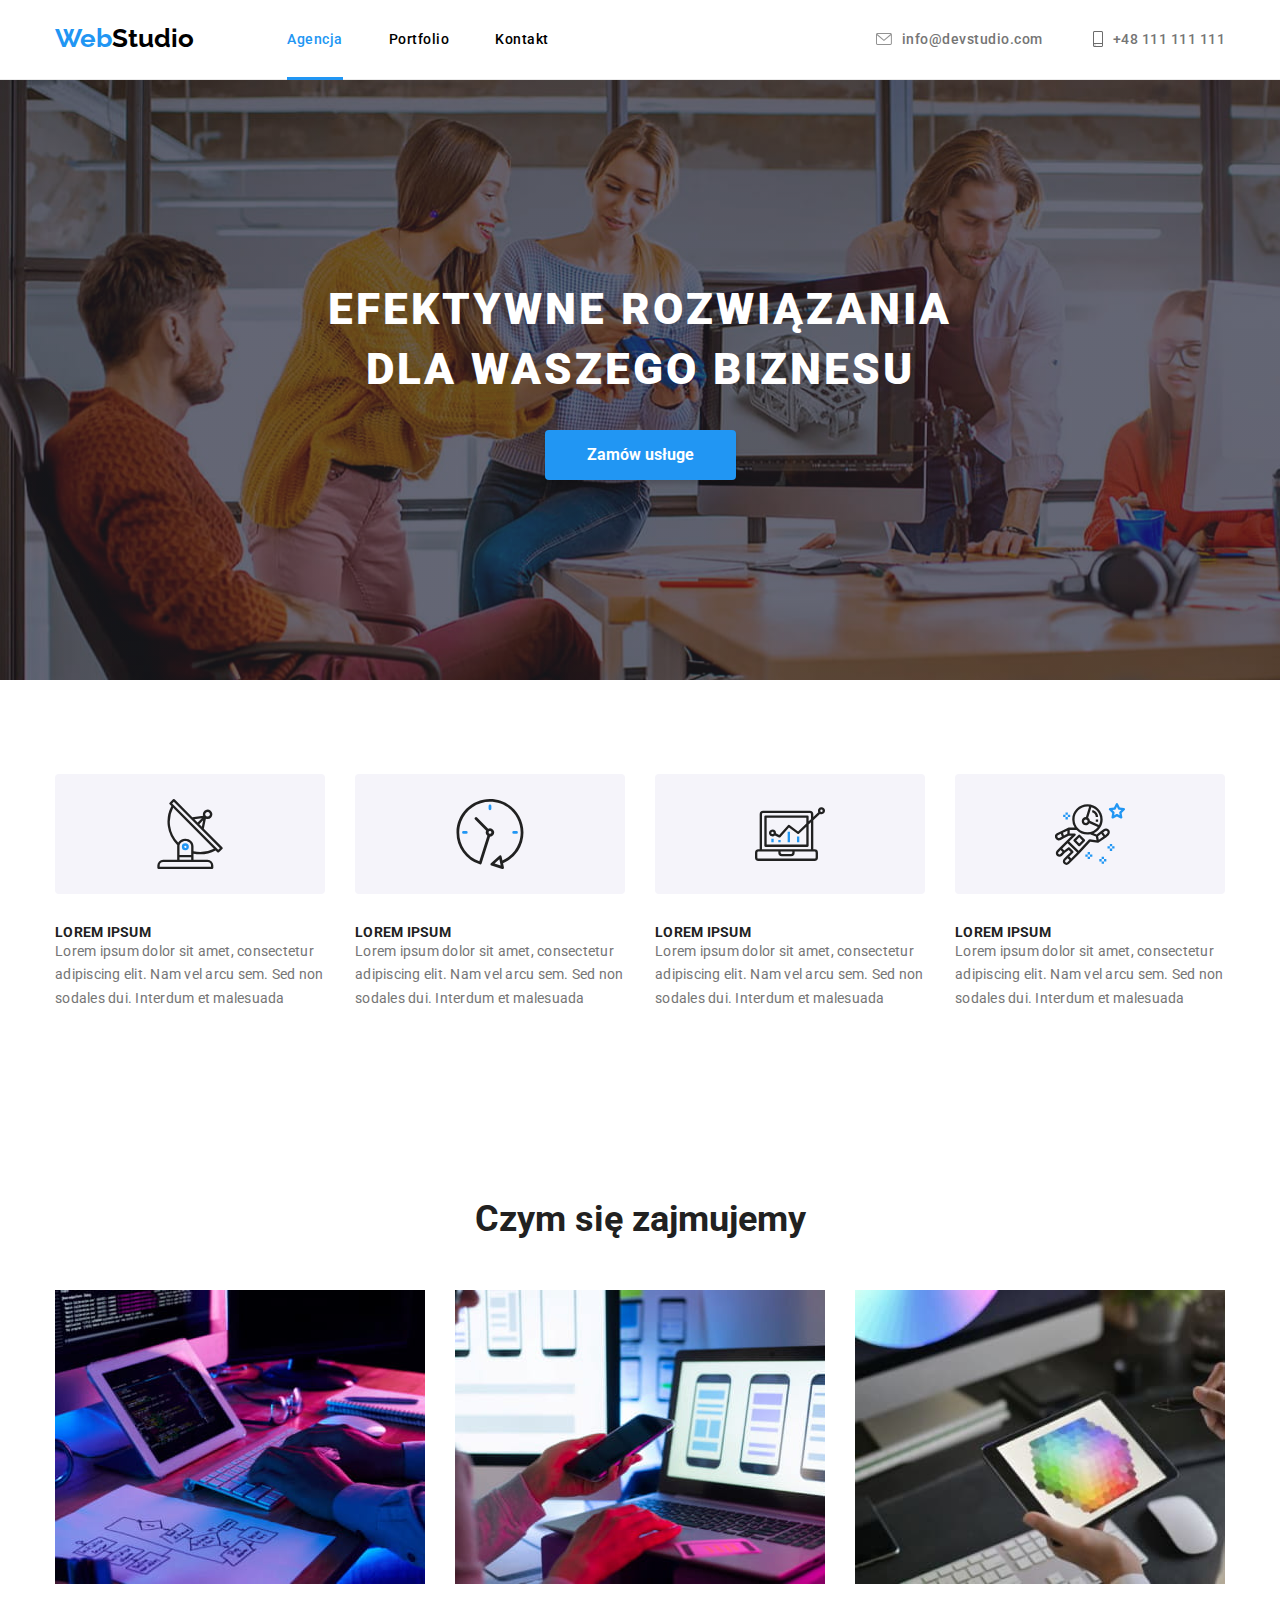
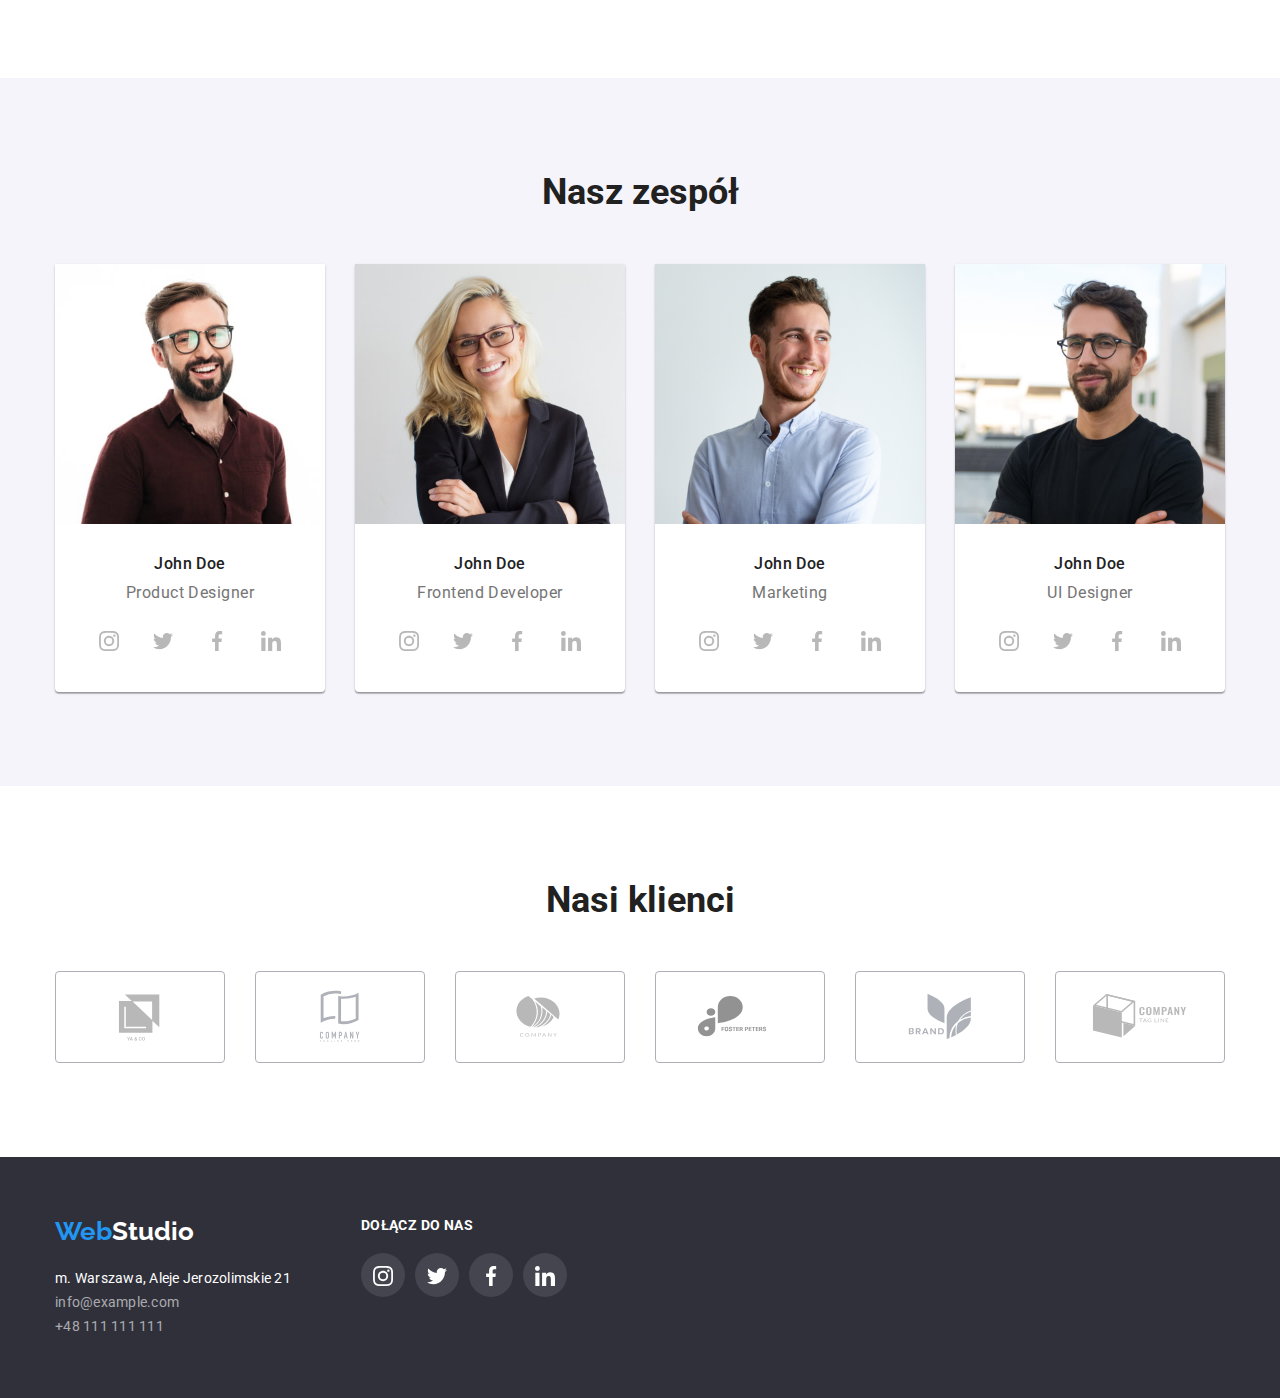
<file: index.html>
<!DOCTYPE html>
<html lang="pl">
<head>
  <meta charset="UTF-8" />
  <meta http-equiv="X-UA-Compatible" content="IE=edge" />
  <meta name="viewport" content="width=device-width, initial-scale=1.0" />
  <title>WebStudio</title>
  <link rel="stylesheet"
    href="https://cdnjs.cloudflare.com/ajax/libs/modern-normalize/1.0.0/modern-normalize.min.css" />
  <link rel="stylesheet" href="css/styles.css" />
  <link rel="preconnect" href="https://fonts.googleapis.com" />
  <link rel="preconnect" href="https://fonts.gstatic.com" crossorigin />
  <link href="https://fonts.googleapis.com/css2?family=Raleway:wght@700&family=Roboto:wght@400;500;700;900&display=swap"
    rel="stylesheet" />
</head>
<body>
  <header class="site-bar-wrapper">
    <div class="container site-bar">
      <a class="logo-first" href="index.html">Web<span class="logo-second">Studio</span></a>
      <nav>
        <ul class="main-navigation">
          <li class="under-line"><a class="link-emphasise" href="index.html">Agencja</a></li>
          <li><a href="portfolio.html">Portfolio</a></li>
          <li><a href="#">Kontakt</a></li>
        </ul>
      </nav>
      <ul class="main-navigation main-navigation-contact">
        <li>
          <a href="mailto:info@devstudio.com">
            <svg width="16" height="12" class="icon-contact">
              <use href="./images/icons.svg#icon-envelope"></use>
            </svg>
            info@devstudio.com</a>
        </li>
        <li>
          <a href="tel:+48111111111">
            <svg width="10" height="16" class="icon-contact">
              <use href="./images/icons.svg#icon-smartphone"></use>
            </svg>
            +48 111 111 111</a>
        </li>
      </ul>
    </div>
  </header>
  <main>
    <section class="container-main-work section">
      <div class="container">
        <h1 class="container-about-us">
          EFEKTYWNE ROZWIĄZANIA<br />DLA WASZEGO BIZNESU
        </h1>
        <button class="button-index pointer order-services" type="button" data-modal-open>
          Zamów usługe
        </button>
      </div>
    </section>
    <section class="container-main-second container section">
      <ul class="main-second-list">
        <li>
          <div>
            <svg width="70" height="70">
              <use href="./images/icons.svg#icon-antenna1"></use>
            </svg>
          </div>
          <h3>LOREM IPSUM</h3>
          <p>
            Lorem ipsum dolor sit amet, consectetur adipiscing elit. Nam vel
            arcu sem. Sed non sodales dui. Interdum et malesuada
          </p>
        </li>
        <li>
          <div>
            <svg width="70" height="70">
              <use href="./images/icons.svg#icon-clock1"></use>
            </svg>
          </div>
          <h3>LOREM IPSUM</h3>
          <p>
            Lorem ipsum dolor sit amet, consectetur adipiscing elit. Nam vel
            arcu sem. Sed non sodales dui. Interdum et malesuada
          </p>
        </li>
        <li>
          <div>
            <svg width="70" height="70">
              <use href="./images/icons.svg#icon-diagram1"></use>
            </svg>
          </div>
          <h3>LOREM IPSUM</h3>
          <p>
            Lorem ipsum dolor sit amet, consectetur adipiscing elit. Nam vel
            arcu sem. Sed non sodales dui. Interdum et malesuada
          </p>
        </li>
        <li>
          <div>
            <svg width="70" height="70">
              <use href="./images/icons.svg#icon-astronaut1"></use>
            </svg>
          </div>
          <h3>LOREM IPSUM</h3>
          <p>
            Lorem ipsum dolor sit amet, consectetur adipiscing elit. Nam vel
            arcu sem. Sed non sodales dui. Interdum et malesuada
          </p>
        </li>
      </ul>
    </section>
    <section class="container-main-third container section">
      <h2 class="container-caption">Czym się zajmujemy</h2>
      <ul>
        <li>
          <img src="images/fingerboard.jpg" alt="Coding" width="370" height="294" />
        </li>
        <li>
          <img src="images/laptop.jpg" alt="laptop" width="370" height="294" />
        </li>
        <li>
          <img src="images/tablet.jpg" alt="Colours palette on tablet" width="370" height="294" />
        </li>
      </ul>
    </section>
    <section class="container-team section">
      <div class="container">
        <h2 class="container-caption">Nasz zespół</h2>
        <ul>
          <li>
            <figure class="container-mate-worker">
              <img src="images/worker-designer.jpg" alt="worker-designer" width="270" height="260" />
              <figcaption>
                <h4 class="container-team-title">John Doe</h4>
                <p class="container-team-describe">Product Designer</p>
                <ul class="container-team-icons">
                  <li>
                    <a href="#">
                    <svg class="team-social-icons" width="20" height="20">
                      <use href="./images/icons.svg#icon-instagram"></use>
                    </svg>
                  </a>
                  </li>
                  <li>
                    <a href="#">
                    <svg class="team-social-icons" width="20" height="20">
                      <use href="./images/icons.svg#icon-twitter"></use>
                    </svg>
                  </a>
                  </li>
                  <li>
                    <a href="#">
                    <svg class="team-social-icons" width="20" height="20">
                      <use href="./images/icons.svg#icon-facebook"></use>
                    </svg>
                  </a>
                  </li>
                  <li>
                    <a href="#">
                    <svg class="team-social-icons" width="20" height="20">
                      <use href="./images/icons.svg#icon-linkedin"></use>
                    </svg>
                  </a>
                  </li>
                </ul>
              </figcaption>
            </figure>
          </li>
          <li>
            <figure class="container-mate-worker">
              <img src="images/worker-developer.jpg" alt="worker-developer" width="270" height="260" />
              <figcaption>
                <h4 class="container-team-title">John Doe</h4>
                <p class="container-team-describe">Frontend Developer</p>
                <ul class="container-team-icons">
                  <li>
                    <a href="#">
                 <svg class="team-social-icons" width="20" height="20">
                      <use href="./images/icons.svg#icon-instagram"></use>
                    </svg>
                  </a>
                  </li>
                  <li>
                    <a href="#">
                  <svg class="team-social-icons" width="20" height="20">
                      <use href="./images/icons.svg#icon-twitter"></use>
                    </svg>
                  </a>
                  </li>
                  <li>
                    <a href="#">
                    <svg class="team-social-icons" width="20" height="20">
                      <use href="./images/icons.svg#icon-facebook"></use>
                    </svg>
                  </a>
                  </li>
                  <li>
                    <a href="#">
                   <svg class="team-social-icons" width="20" height="20">
                      <use href="./images/icons.svg#icon-linkedin"></use>
                    </svg>
                  </a>
                  </li>
                </ul>
              </figcaption>
            </figure>
          </li>
          <li>
            <figure class="container-mate-worker">
              <img src="images/worker-marketing.jpg" alt="worker marketing" width="270" height="260" />
              <figcaption>
                <h4 class="container-team-title">John Doe</h4>
                <p class="container-team-describe">Marketing</p>
                <ul class="container-team-icons">
                  <li>
                    <a href="#">
                    <svg class="team-social-icons" width="20" height="20">
                      <use href="./images/icons.svg#icon-instagram"></use>
                    </svg>
                  </a>
                  </li>
                  <li>
                    <a href="#">
                    <svg class="team-social-icons" width="20" height="20">
                      <use href="./images/icons.svg#icon-twitter"></use>
                    </svg>
                  </a>
                  </li>
                  <li>
                    <a href="#">
                    <svg class="team-social-icons" width="20" height="20">
                      <use href="./images/icons.svg#icon-facebook"></use>
                    </svg>
                  </a>
                  </li>
                  <li>
                    <a href="#">
                    <svg class="team-social-icons" width="20" height="20">
                      <use href="./images/icons.svg#icon-linkedin"></use>
                    </svg>
                  </a>
                  </li>
                </ul>
              </figcaption>
            </figure>
          </li>
          <li>
            <figure class="container-mate-worker">
              <img src="images/seccound-designer.jpg" alt="seccound-designer" width="270" height="260" />
              <figcaption>
                <h4 class="container-team-title">John Doe</h4>
                <p class="container-team-describe">UI Designer</p>
                <ul class="container-team-icons">
                  <li>
                    <a href="#">
                    <svg class="team-social-icons" width="20" height="20">
                      <use href="./images/icons.svg#icon-instagram"></use>
                    </svg>
                  </a>
                  </li>
                  <li>
                    <a href="#">
                    <svg class="team-social-icons" width="20" height="20">
                      <use href="./images/icons.svg#icon-twitter"></use>
                    </svg>
                  </a>
                  <li>
                    <a href="#">
                    <svg class="team-social-icons" width="20" height="20">
                      <use href="./images/icons.svg#icon-facebook"></use>
                    </svg>
                  </a>
                  </li>
                  <li>
                    <a href="#">
                    <svg class="team-social-icons" width="20" height="20">
                      <use href="./images/icons.svg#icon-linkedin"></use>
                    </svg>
                  </a>
                  </li>
                </ul>
              </figcaption>
            </figure>
          </li>
        </ul>
      </div>
    </section>
    <section class="section container container-clients">
      <h2 class="container-caption">Nasi klienci</h2>
      <ul class="container-clients-list">
        <li>
          <a href="#">
          <svg width="106" height="60.04" class="our_client_svg">
            <use href="images/icons.svg#icon-yaco"></use>
          </svg>
        </a>
        </li>
        <li>
          <a href="#">
          <svg width="106" height="60.04" class="our_client_svg">
            <use href="images/icons.svg#icon-company"></use>
          </svg>
        </a>
        </li>
        <li>
          <a href="#">
          <svg width="106" height="60.04" class="our_client_svg">
            <use href="images/icons.svg#icon-mateone"></use>
          </svg>
        </a>
        </li>
        <li>
          <a href="#">
          <svg width="106" height="60.04" class="our_client_svg">
            <use href="images/icons.svg#icon-matetwo"></use>
          </svg>
        </a>
        </li>
        <li>
          <a href="#">
          <svg width="106" height="60.04" class="our_client_svg">
            <use href="images/icons.svg#icon-brand"></use>
          </svg>
          </a>
        </li>
        <li>
          <a href="#">
          <svg width="106" height="60.04" class="our_client_svg">
            <use href="images/icons.svg#icon-matefour"></use>
          </svg>
          </a>
        </li>
      </ul>
    </section>
  </main>
  <footer class="footer-wrapper">
    <div class="container footer-columns">
      <div class="footer-columns-adress">
        <a class="logo-first" href="index.html">Web<span class="logo-second-footer">Studio</span></a>
        <address class="address-info">
          m. Warszawa, Aleje Jerozolimskie 21 <br />
          <a href="mailto:info@example.com" class="address-link">info@example.com</a>
          <br />
          <a href="tel:+48111111111" class="address-link">+48 111 111 111</a>
        </address>
      </div>
      <div class="footer-socials">
        <h4>DOŁĄCZ DO NAS</h4>
        <ul class="footer-socials-icons">
          <li>
           <a href="#"> <svg width="20" height="20" class="footer-svg">
              <use href="images/icons.svg#icon-instagram"></use>
            </svg></a>
          </li>
          <li>
            <a href="#"><svg width="20" height="20" class="footer-svg">
              <use href="images/icons.svg#icon-twitter"></use>
            </svg></a>
          </li>
          <li>
            <a href="#"><svg width="20" height="20" class="footer-svg" >
              <use href="images/icons.svg#icon-facebook"></use>
            </svg></a>
          </li>
          <li>
            <a a href="#"> <svg width="20" height="20" class="footer-svg">
              <use href="images/icons.svg#icon-linkedin"></use>
            </svg></a>
          </li>
        </ul>
      </div>
    </div>
  </footer>
  <div class="backdrop is-hidden" data-modal>
    <div class="modal">
      <button
        class="cross-plus-circle pointer"
        type="button"
        data-modal-close
      >
        <svg class="button-cross">
          <use href="images/icons.svg#icon-close"></use>
        </svg>
      </button>
    </div>
  </div>
  <script src="./js/modal.js"></script>

</body>
</html>
</file>
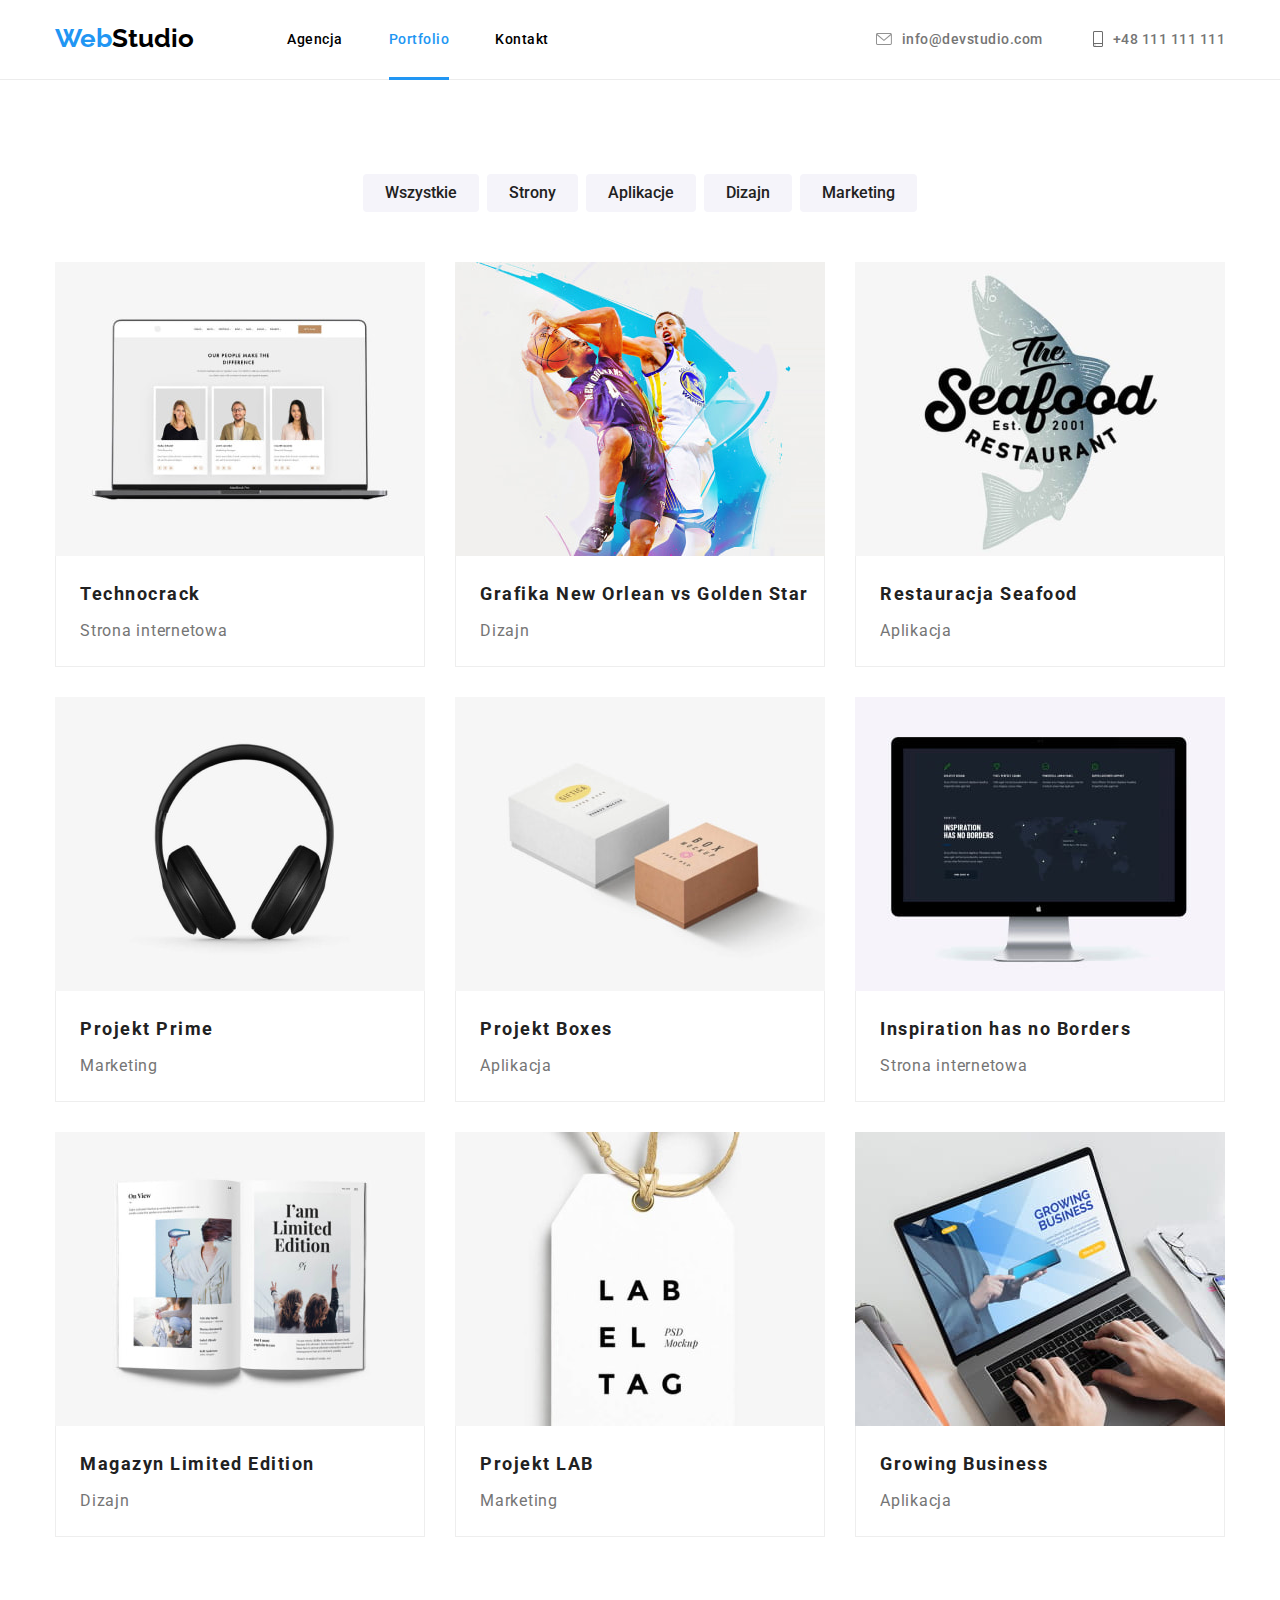
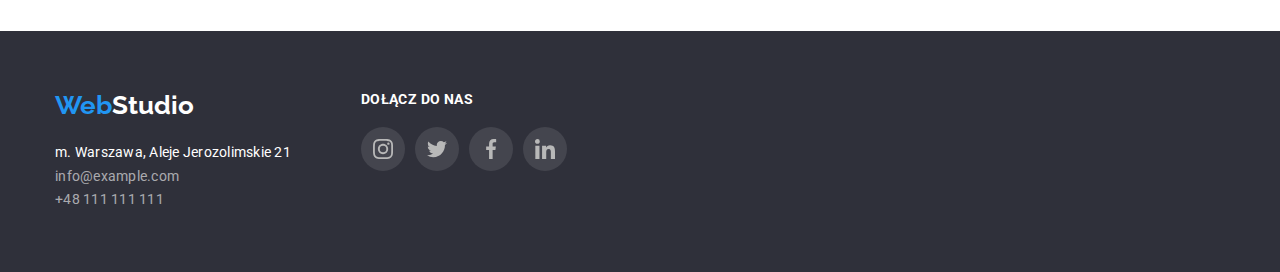
<file: portfolio.html>
<!DOCTYPE html>
<html lang="pl">

<head>
  <meta charset="UTF-8" />
  <meta http-equiv="X-UA-Compatible" content="IE=edge" />
  <meta name="viewport" content="width=device-width, initial-scale=1.0" />
  <title>Portfolio</title>

  <link rel="stylesheet"
    href="https://cdnjs.cloudflare.com/ajax/libs/modern-normalize/1.0.0/modern-normalize.min.css" />
  <link rel="stylesheet" href="css/styles.css" />
  <link rel="preconnect" href="https://fonts.googleapis.com" />
  <link rel="preconnect" href="https://fonts.gstatic.com" crossorigin />
  <link href="https://fonts.googleapis.com/css2?family=Raleway:wght@700&family=Roboto:wght@400;500;700;900&display=swap"
    rel="stylesheet" />
</head>

<body>
  <header class="site-bar-wrapper">
    <div class="container site-bar">
      <a class="logo-first" href="index.html">Web<span class="logo-second">Studio</span></a>
      <nav>
        <ul class="main-navigation">
          <li><a href="index.html">Agencja</a></li>
          <li class="under-line"><a class="link-emphasise" href="portfolio.html">Portfolio</a></li>
          <li><a href="#">Kontakt</a></li>
        </ul>
      </nav>
      <ul class="main-navigation main-navigation-contact">
        <li>
          <a href="mailto:info@devstudio.com">
            <svg width="16" height="12" class="icon-contact">
              <use href="./images/icons.svg#icon-envelope"></use>
            </svg>
            info@devstudio.com</a>
        </li>
        <li>
          <a href="tel:+48111111111">
            <svg width="10" height="16" class="icon-contact">
              <use href="./images/icons.svg#icon-smartphone"></use>
            </svg>
            +48 111 111 111</a>
        </li>
      </ul>
    </div>
  </header>
  <main>
    <div class="filtr-knob-portfolio container section">
      <div class="filtr-buttons">
        <button type="button">Wszystkie</button>
        <button type="button">Strony</button>
        <button type="button">Aplikacje</button>
        <button type="button">Dizajn</button>
        <button type="button">Marketing</button>
      </div>
      <ul class="projects-page">
        <li>
          <figure class="project-img">
            <div class="project-photos"><img src="images/technocrack.jpg" alt="Web page on the laptop screen"
                width="370" height="294" />
              <div class="box-info">
                <p class="information-box">Technocrack jest popularną platformą wykorzystywaną do rozpowszechniania
                  koronawirusa. Firmy wykorzystują tę platformę do celów szpiegowskich i ataków na niezabezpieczone
                  serwery konkurencji</p>
              </div>
            </div>

            <figcaption>
              <h4 class="title-design">Technocrack</h4>
              <p class="title-logo">Strona internetowa</p>
            </figcaption>
          </figure>
        </li>
        <li>
          <figure class="project-img">
            <div class="project-photos"><img src="images/new-orlean.jpg" alt="Men playing baseball" width="370"
                height="294" />
              <div class="box-info">
                <p class="information-box">Technocrack jest popularną platformą wykorzystywaną do rozpowszechniania
                  koronawirusa. Firmy wykorzystują tę platformę do celów szpiegowskich i ataków na niezabezpieczone
                  serwery konkurencji</p>
              </div>
            </div>
            <figcaption>
              <h4 class="title-design">Grafika New Orlean vs Golden Star</h4>
              <p class="title-logo">Dizajn</p>
            </figcaption>
          </figure>
        </li>
        <li>
          <figure>
            <div class="project-photos"><img src="images/seafood.jpg" alt="The Seafood Restaurant's logo" width="370"
                height="294" />
              <div class="box-info">
                <p class="information-box">Technocrack jest popularną platformą wykorzystywaną do rozpowszechniania
                  koronawirusa. Firmy wykorzystują tę platformę do celów szpiegowskich i ataków na niezabezpieczone
                  serwery konkurencji</p>
              </div>
            </div>
            <figcaption>
              <h4 class="title-design">Restauracja Seafood</h4>
              <p class="title-logo">Aplikacja</p>
            </figcaption>
          </figure>
        </li>
        <li>
          <figure>
            <div class="project-photos"><img src="images/project-prime.jpg" alt="The headphones" width="370"
                height="294" />
              <div class="box-info">
                <p class="information-box">Technocrack jest popularną platformą wykorzystywaną do rozpowszechniania
                  koronawirusa. Firmy wykorzystują tę platformę do celów szpiegowskich i ataków na niezabezpieczone
                  serwery konkurencji</p>
              </div>
            </div>
            <figcaption>
              <h4 class="title-design">Projekt Prime</h4>
              <p class="title-logo">Marketing</p>
            </figcaption>
          </figure>
        </li>
        <li>
          <figure>
            <div class="project-photos"><img src="images/project-boxes.jpg" alt="The boxes" width="370" height="294" />
              <div class="box-info">
                <p class="information-box">Technocrack jest popularną platformą wykorzystywaną do rozpowszechniania
                  koronawirusa. Firmy wykorzystują tę platformę do celów szpiegowskich i ataków na niezabezpieczone
                  serwery konkurencji</p>
              </div>
            </div>
            <figcaption>
              <h4 class="title-design">Projekt Boxes</h4>
              <p class="title-logo">Aplikacja</p>
            </figcaption>
          </figure>
        </li>
        <li>
          <figure>
            <div class="project-photos"><img src="images/inspiration.jpg" alt="Computer" width="370" height="294" />
              <div class="box-info">
                <p class="information-box">Technocrack jest popularną platformą wykorzystywaną do rozpowszechniania
                  koronawirusa. Firmy wykorzystują tę platformę do celów szpiegowskich i ataków na niezabezpieczone
                  serwery konkurencji</p>
              </div>
            </div>
            <figcaption>
              <h4 class="title-design">Inspiration has no Borders</h4>
              <p class="title-logo">Strona internetowa</p>
            </figcaption>
          </figure>
        </li>
        <li>
          <figure>
            <div class="project-photos"><img src="images/limited-edition.jpg" alt="newpaper" width="370" height="294" />
              <div class="box-info">
                <p class="information-box">Technocrack jest popularną platformą wykorzystywaną do rozpowszechniania
                  koronawirusa. Firmy wykorzystują tę platformę do celów szpiegowskich i ataków na niezabezpieczone
                  serwery konkurencji</p>
              </div>
            </div>
            <figcaption>
              <h4 class="title-design">Magazyn Limited Edition</h4>
              <p class="title-logo">Dizajn</p>
            </figcaption>
          </figure>
        </li>
        <li>
          <figure>
            <div class="project-photos"><img src="images/project-lab.jpg" alt="The lab" width="370" height="294" />
              <div class="box-info">
                <p class="information-box">Technocrack jest popularną platformą wykorzystywaną do rozpowszechniania
                  koronawirusa. Firmy wykorzystują tę platformę do celów szpiegowskich i ataków na niezabezpieczone
                  serwery konkurencji</p>
              </div>
            </div>
            <figcaption>
              <h4 class="title-design">Projekt LAB</h4>
              <p class="title-logo">Marketing</p>
            </figcaption>
          </figure>
        </li>
        <li>
          <figure>
            <div class="project-photos"><img src="images/growing-business.jpg" alt="Worker buisnes" width="370"
                height="294" dal />
              <div class="box-info">
                <p class="information-box">Technocrack jest popularną platformą wykorzystywaną do rozpowszechniania
                  koronawirusa. Firmy wykorzystują tę platformę do celów szpiegowskich i ataków na niezabezpieczone
                  serwery konkurencji</p>
              </div>
            </div>
            <figcaption>
              <h4 class="title-design">Growing Business</h4>
              <p class="title-logo">Aplikacja</p>
            </figcaption>
          </figure>
        </li>
      </ul>
    </div>
  </main>
  <footer class="footer-wrapper">
    <div class="container footer-columns">
      <div class="footer-columns-adress">
        <a class="logo-first" href="index.html">Web<span class="logo-second-footer">Studio</span></a>
        <address class="address-info">
          m. Warszawa, Aleje Jerozolimskie 21 <br />
          <a href="mailto:info@example.com" class="address-link">info@example.com</a>
          <br />
          <a href="tel:+48111111111" class="address-link">+48 111 111 111</a>
        </address>
      </div>
      <div class="footer-socials">
        <h4>DOŁĄCZ DO NAS</h4>
        <ul class="footer-socials-icons">
          <li>
            <a href="#"><svg width="20" height="20">
               <use href="images/icons.svg#icon-instagram"></use>
             </svg></a>
           </li>
           <li>
             <a href="#"><svg width="20" height="20">
               <use href="images/icons.svg#icon-twitter"></use>
             </svg></a>
           </li>
           <li>
             <a href="#"><svg width="20" height="20">
               <use href="images/icons.svg#icon-facebook"></use>
             </svg></a>
           </li>
           <li>
             <a a href="#"> <svg width="20" height="20">
               <use href="images/icons.svg#icon-linkedin"></use>
             </svg></a>
           </li>
        </ul>
      </div>
    </div>
  </footer>
</body>

</html>
</file>
<file: css/styles.css>
:root {
  --main-black: #212121;
  --blue-color: #2196f3;
  --spacies-color: #757575;
  --background-shadow-color: #2f303a;
  --background-white: #f5f4fa;
  --white-color: #ffffff;
  --black-color: #000000;
  --logo-img-color: hsla(227, 6%, 70%, 1);
  --shiny-white: #eeeeee;
}

body {
  font-family: "Roboto", "Raleway", sans-serif;
  color: var(--main-black);
  max-width: 1600px;
  margin-left: auto;
  margin-right: auto;
}
.container {
  margin: 0 auto;
  padding: 0 15px;
  max-width: 1200px;
}
.section {
  padding-bottom: 94px;
  padding-top: 94px;
}

*,
*::before,
*::after {
  box-sizing: border-box;
  margin: 0;
  padding: 0;
}

.site-bar-wrapper {
  background-color: var(--white-color);
  border-bottom: 1px solid #ececec;
}
.site-bar {
  display: flex;
  align-items: center;
}
.site-bar > a {
  margin: 24px 93px 25px 0;
}

.logo-first {
  color: var(--blue-color);
  text-decoration: none;
  font-family: "Raleway";
  font-size: 26px;
  font-weight: 700;
}
.logo-second {
  color: var(--black-color);
}
.main-navigation {
  list-style: none;
  display: flex;
}
.link-emphasise {
  border-bottom: 3px solid var(--blue-color);
}
.main-navigation .under-line a {
  color: var(--blue-color);
}
.main-navigation a {
  text-decoration: none;
  color: var(--black-color);
  font-weight: 500;
  font-size: 14px;
  letter-spacing: 0.5px;
  margin-right: 46px;
  padding: 30px 0;
}

.main-navigation a[href="kontakt-link"] {
  margin-right: 0;
}
.main-navigation-contact {
  margin-left: auto;
}
.main-navigation-contact a {
  color: var(--spacies-color);
  margin-right: 50px;
  fill: var(--spacies-color);
  display: flex;
  gap: 10px;
  align-items: center;
}
.main-navigation-contact a[href="tel:+48111111111"] {
  margin-right: 0;
}
.main-navigation a:hover {
  outline: none;
  color: var(--blue-color);
  fill: var(--blue-color);
}
.main-navigation a:focus {
  outline: none;
  color: var(--blue-color);
  fill: var(--blue-color);
}

/* footer styles */

.footer-wrapper {
  background-color: var(--background-shadow-color);
  padding-top: 60px;
  padding-bottom: 60px;
}
.footer-columns {
  display: flex;
}
.footer-columns-adress {
  margin-right: 70px;
}
.logo-second-footer {
  color: var(--white-color);
}
.footer-svg {
  --color3: var(--white-color);
}
.team-social-icons:hover {
  outline: none;
  --color3: var(--white-color);
}
.address-info {
  color: var(--white-color);
  font-style: normal;
  font-size: 14px;
  line-height: 1.7;
  vertical-align: top;
  letter-spacing: 0.25px;
  margin-top: 20px;
}
.address-link {
  text-decoration: none;
  color: #ffffff99;
  font-style: normal;
  font-size: 14px;
  line-height: 1.7;
  vertical-align: top;
  letter-spacing: 0.25px;
}
.address-link:hover {
  color: var(--blue-color);
  outline: none;
}
.address-link:focus {
  color: var(--blue-color);
  outline: none;
}
.footer-socials-icons {
  list-style: none;
  display: flex;
  gap: 10px;
}
.footer-socials h4 {
  font-weight: 700;
  font-size: 14px;
  font-style: normal;
  line-height: 1.1428;
  letter-spacing: 0.03em;
  text-transform: uppercase;
  color: var(--white-color);
  margin-bottom: 20px;
}
.footer-socials-icons li {
  width: 44px;
  height: 44px;
  border-radius: 50%;
  background-color: rgba(255, 255, 255, 0.1);
  fill: var(--black-color);
  display: flex;
  justify-content: center;
  align-items: center;
  cursor: pointer;
}
.footer-socials-icons svg {
  margin-top: 4px;
  fill: #0f0;
}
.footer-socials-icons li:hover,
.footer-socials-icons li:active {
  outline: none;
  background-color: var(--blue-color);
}
.footer-socials-icons a:focus,
.footer-socials-icons a:active {
  outline: none;
  background-color: var(--blue-color);

  border-radius: 50%;
  display: flex;
  justify-content: center;
  align-items: center;
}
.footer-socials-icons a {
  outline: none;
  padding-bottom: 3px;
  width: 44px;
  height: 44px;
  border-radius: 50%;
  display: flex;
  justify-content: center;
  align-items: center;
}

.container-main-work {
  background-color: var(--background-shadow-color);
  background-image: linear-gradient(
      hsla(235, 10%, 21%, 0.4),
      hsla(235, 10%, 21%, 0.4)
    ),
    url(../images/layout-background.jpg);
  background-size: cover;
  background-repeat: no-repeat;
  padding-top: 200px;
  padding-bottom: 200px;
}
.container-about-us {
  color: var(--white-color);
  font-weight: 900;
  font-size: 44px;
  line-height: 1.36;
  text-align: center;
  vertical-align: top;
  letter-spacing: 3px;
  padding-bottom: 30px;
}
.order-services {
  background-color: var(--blue-color);
  color: var(--white-color);
  border: none;
  font-weight: 700;
  font-size: 16px;
  line-height: 1.875;
  text-align: center;
  cursor: pointer;
  padding: 10px 42px;
  display: block;
  margin-left: auto;
  margin-right: auto;
  border-radius: 4px;
  box-shadow: 0px 4px 4px rgba(0, 0, 0, 0.15);
}

/* open window */

.backdrop {
  width: 100vw;
  height: 100vh;
  box-sizing: contein;
  position: fixed;
  z-index: 1;
  background: linear-gradient(rgba(47, 48, 58, 0.4), rgba(47, 48, 58, 0.4));
  left: 0px;
  top: 0px;
}
.modal {
  z-index: 2;
  position: absolute;
  width: 528px;
  height: 581px;
  left: calc(50% - 264px);
  top: calc(50% - 275px);
  background: var(--white-color);
  box-shadow: 0px 1px 3px rgba(0, 0, 0, 0.12), 0px 1px 1px rgba(0, 0, 0, 0.14),
    0px 2px 1px rgba(0, 0, 0, 0.2);
  border-radius: 4px;
}

.cross-plus-circle {
  padding: 0;
  margin: 0;
  z-index: 3;
  position: absolute;
  display: flex;
  width: 30px;
  height: 30px;
  border: 1px solid rgba(0, 0, 0, 0.1);
  border-radius: 50%;
  background-color: var(--background-white);
  top: 8px;
  right: 8px;
  cursor: pointer;
}
.button-cross {
  position: absolute;
  display: flex;
  width: 10px;
  height: 10px;
  /* margin: auto; */
  top: 9px;
  left: 9px;
}

.order-window {
  width: 200px;
  height: 200px;
  border-radius: 4px;
  box-shadow: 0px 2px 1px -1px rgba(0, 0, 0, 0.2),
    0px 1px 1px 0px rgba(0, 0, 0, 0.14), 0px 1px 3px 0px rgba(0, 0, 0, 0.12);
}
.main-second-list {
  list-style: none;
  display: flex;
  gap: 30px;
}

.main-second-list div {
  display: flex;
  width: 270px;
  height: 120px;
  justify-content: center;
  align-items: center;
  background-color: hsla(250, 38%, 97%, 1);
  border-radius: 4px;
  margin-bottom: 30px;
}
.main-second-list h3 {
  font-weight: 700;
  font-size: 14px;
  line-height: 1.15;
  text-transform: uppercase;
  letter-spacing: 0.25px;
}
.main-second-list p {
  font-size: 14px;
  line-height: 1.7;
  color: var(--spacies-color);
  letter-spacing: 0.25px;
}

.container-main-third ul {
  list-style: none;
  display: flex;
  gap: 30px;
  font-size: 0;
}
.container-caption {
  font-weight: 700;
  font-size: 36px;
  text-align: center;
  vertical-align: top;
  padding-bottom: 50px;
}
.container-team {
  background-color: var(--background-white);
}
.container-team ul {
  list-style: none;
  display: flex;
  gap: 30px;
}
.container-team figcaption > ul {
  display: flex;
  gap: 10px;
  justify-content: center;
  padding-bottom: 30px;
}

.container-team-icons li {
  width: 44px;
  height: 44px;
  padding-top: 3px;
  border-radius: 50%;
  display: flex;
  justify-content: center;
  align-items: center;
  fill: rgb(0, 53, 245);
}
.container-team-icons a {
  width: 20px;
  height: 20px;
  align-items: center;
}
.container-team-icons a:hover,
.container-team-icons a:active,
.container-team-icons a:focus {
  outline: none;
  background-color: var(--blue-color);
  cursor: pointer;
  color: var(--blue-color);
  width: 44px;
  height: 44px;
  border-radius: 50%;
  display: flex;
  justify-content: center;
  align-items: center;
  --color3: var(--white-color);
}
.container-mate-worker {
  background-color: var(--white-color);
  border-bottom-right-radius: 4px;
  border-bottom-left-radius: 4px;
  box-shadow: 0px 2px 1px rgba(0, 0, 0, 0.2), 0px 1px 1px rgba(0, 0, 0, 0.14),
    0px 1px 3px rgba(0, 0, 0, 0.12);
}
.container-mate-worker img {
  display: block;
  align-items: center;
}
.container-team-title {
  font-weight: 500;
  font-size: 16px;
  line-height: 1.1875;
  text-align: center;
  letter-spacing: 0.03em;
  padding-top: 30px;
  padding-bottom: 10px;
}
.container-team-describe {
  font-size: 16px;
  line-height: 1.1875;
  text-align: center;
  color: var(--spacies-color);
  letter-spacing: 0.03em;
  padding-bottom: 16px;
}
.container-clients-list {
  list-style: none;
  display: flex;
  gap: 30px;
}
.container-clients-list a {
  width: 170px;
  height: 92px;
  display: flex;
  justify-content: center;
  align-items: center;
  border: 1px solid var(--logo-img-color);
  border-radius: 4px;
  fill: var(--logo-img-color);
}
.container-clients-list li:hover,
.container-clients-list li:active,
.container-clients-list a:focus,
.container-clients-list li:focus {
  outline: none;
  --color5: var(--blue-color);
  --color3: var(--blue-color);
  --color2: var(--blue-color);
  cursor: pointer;
}

.container-clients-list a:hover,
.container-clients-list a:focus {
  border-color: var(--blue-color);
  outline: none;
}

.filtr-buttons {
  display: flex;
  justify-content: center;
  gap: 8px;
}
.filtr-knob-portfolio button {
  background-color: var(--background-white);
  color: var(--main-black);
  border: none;
  font-weight: 500;
  font-size: 16px;
  line-height: 1.625;
  padding: 6px 22px;
  border-radius: 4px;
}
.filtr-knob-portfolio button:hover {
  outline: none;
  background-color: var(--blue-color);
  color: var(--white-color);
  cursor: pointer;
  box-shadow: 0px 3px 1px rgba(0, 0, 0, 0.1), 0px 1px 2px rgba(0, 0, 0, 0.08),
    0px 2px 2px rgba(0, 0, 0, 0.12);
}
.filtr-knob-portfolio button:focus {
  background-color: var(--blue-color);
  color: var(--white-color);
  cursor: pointer;
  outline: none;
}
.projects-page {
  list-style: none;
  padding-top: 50px;
  display: flex;
  flex-wrap: wrap;
  gap: 30px;
  position: relative;
}
.projects-page li {
  overflow: hidden;
  position: relative;
}

.projects-page li:hover {
  outline: none;
  box-shadow: 0px 1px 1px rgba(0, 0, 0, 0.12), 0px 4px 4px rgba(0, 0, 0, 0.06),
    1px 4px 6px rgba(0, 0, 0, 0.16);
}
.projects-page figcaption {
  border-bottom: 1px solid var(--shiny-white);
  border-right: 1px solid var(--shiny-white);
  border-left: 1px solid var(--shiny-white);
}
.projects-page .project-photos {
  overflow: hidden;
  position: relative;
}

.is-hidden {
  opacity: 0;
  visibility: hidden;
}
.projects-page figure {
  font-size: 0;
}
.box-info {
  position: absolute;
  width: 370px;
  height: 294px;
}
figure .information-box {
  color: var(--white-color);
  font-size: 18px;
  font-family: "Roboto";
  padding: 50px;
  padding-top: 60px;
  transform: translateY(0%);
  transition: 250ms cubic-bezier(0.4, 0, 0.2, 1);
  background: rgba(33, 150, 243, 0.9);
  width: 100%;
  height: 100%;
  margin-bottom: 2px;
  letter-spacing: 3%;
}

figure:hover .information-box {
  outline: none;
  transform: translateY(-100%);
}

.project-img {
  overflow: hidden;
}

.projects-page figure:hover {
  outline: none;
  cursor: pointer;
}
.title-logo {
  font-size: 16px;
  color: var(--spacies-color);
  line-height: 1.875;
  letter-spacing: 0.75px;
  padding-left: 24px;
  padding-bottom: 20px;
}
.title-design {
  font-weight: 700;
  font-size: 18px;
  line-height: 2;
  vertical-align: top;
  letter-spacing: 1.5px;
  padding-left: 24px;
  padding-top: 20px;
  padding-bottom: 4px;
}
</file>
